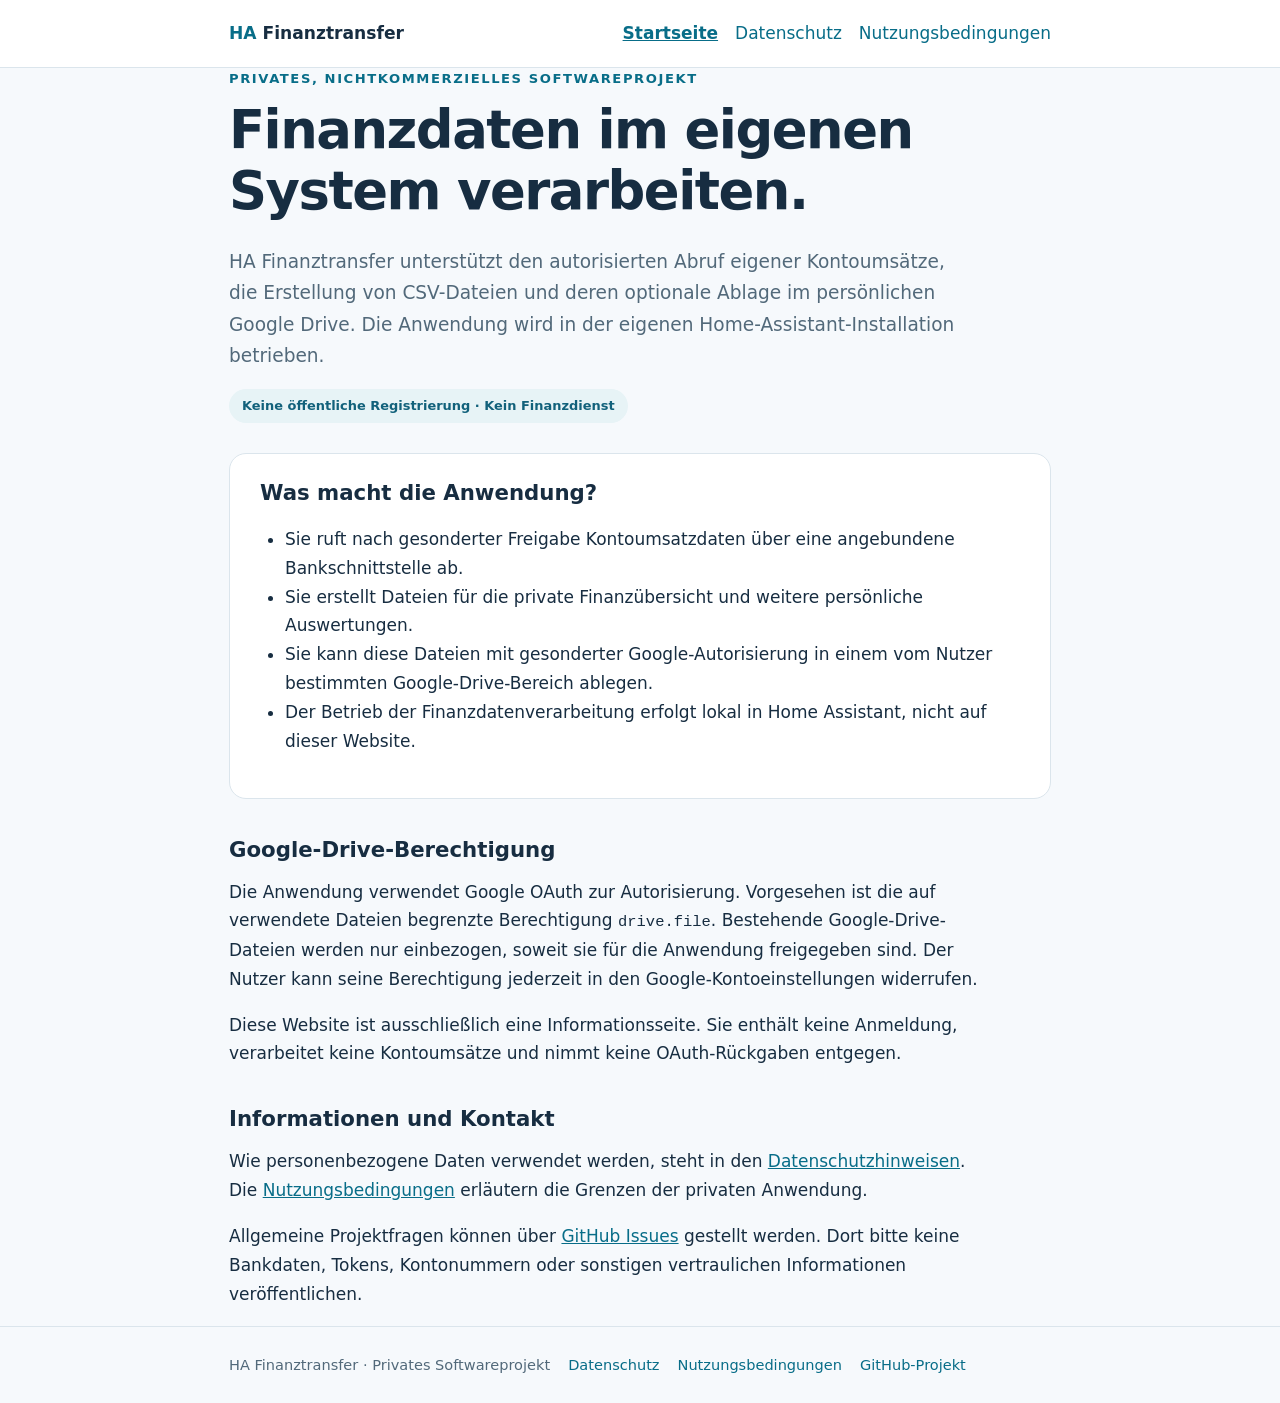
<file: index.html>
<!doctype html>
<html lang="de">
<head>
<meta charset="utf-8">
<meta name="viewport" content="width=device-width,initial-scale=1">
<meta name="description" content="Private Home-Assistant-Anwendung für den autorisierten Finanzdatenabruf und Google-Drive-Export.">
<meta name="referrer" content="strict-origin-when-cross-origin">
<title>Startseite – HA Finanztransfer</title>
<link rel="stylesheet" href="./assets/site.css">
</head>
<body>
<header><div class="container"><a class="logo" href="./"><strong>HA</strong> Finanztransfer</a><nav aria-label="Hauptnavigation">
<a href="./" aria-current="page">Startseite</a>
<a href="./datenschutz.html">Datenschutz</a>
<a href="./nutzungsbedingungen.html">Nutzungsbedingungen</a>
</nav></div></header>
<main class="container">
<section aria-labelledby="intro"><div class="eyebrow">Privates, nichtkommerzielles Softwareprojekt</div><h1 id="intro">Finanzdaten im eigenen System verarbeiten.</h1>
<p class="lead">HA Finanztransfer unterstützt den autorisierten Abruf eigener Kontoumsätze, die Erstellung von CSV-Dateien und deren optionale Ablage im persönlichen Google Drive. Die Anwendung wird in der eigenen Home-Assistant-Installation betrieben.</p>
<span class="tag">Keine öffentliche Registrierung · Kein Finanzdienst</span></section>
<section class="panel"><h2>Was macht die Anwendung?</h2><ul>
<li>Sie ruft nach gesonderter Freigabe Kontoumsatzdaten über eine angebundene Bankschnittstelle ab.</li>
<li>Sie erstellt Dateien für die private Finanzübersicht und weitere persönliche Auswertungen.</li>
<li>Sie kann diese Dateien mit gesonderter Google-Autorisierung in einem vom Nutzer bestimmten Google-Drive-Bereich ablegen.</li>
<li>Der Betrieb der Finanzdatenverarbeitung erfolgt lokal in Home Assistant, nicht auf dieser Website.</li>
</ul></section>
<section><h2>Google-Drive-Berechtigung</h2><p>Die Anwendung verwendet Google OAuth zur Autorisierung. Vorgesehen ist die auf verwendete Dateien begrenzte Berechtigung <code>drive.file</code>. Bestehende Google-Drive-Dateien werden nur einbezogen, soweit sie für die Anwendung freigegeben sind. Der Nutzer kann seine Berechtigung jederzeit in den Google-Kontoeinstellungen widerrufen.</p>
<p>Diese Website ist ausschließlich eine Informationsseite. Sie enthält keine Anmeldung, verarbeitet keine Kontoumsätze und nimmt keine OAuth-Rückgaben entgegen.</p></section>
<section><h2>Informationen und Kontakt</h2><p>Wie personenbezogene Daten verwendet werden, steht in den <a href="./datenschutz.html">Datenschutzhinweisen</a>. Die <a href="./nutzungsbedingungen.html">Nutzungsbedingungen</a> erläutern die Grenzen der privaten Anwendung.</p>
<p>Allgemeine Projektfragen können über <a href="https://github.com/m6w4z8tnz2-sketch/ha-finanztransfer-info/issues">GitHub Issues</a> gestellt werden. Dort bitte keine Bankdaten, Tokens, Kontonummern oder sonstigen vertraulichen Informationen veröffentlichen.</p></section>
</main>
<footer><div class="container"><span>HA Finanztransfer · Privates Softwareprojekt</span>
<a href="./datenschutz.html">Datenschutz</a><a href="./nutzungsbedingungen.html">Nutzungsbedingungen</a>
<a href="https://github.com/m6w4z8tnz2-sketch/ha-finanztransfer-info">GitHub-Projekt</a></div></footer>
</body></html>
</file>
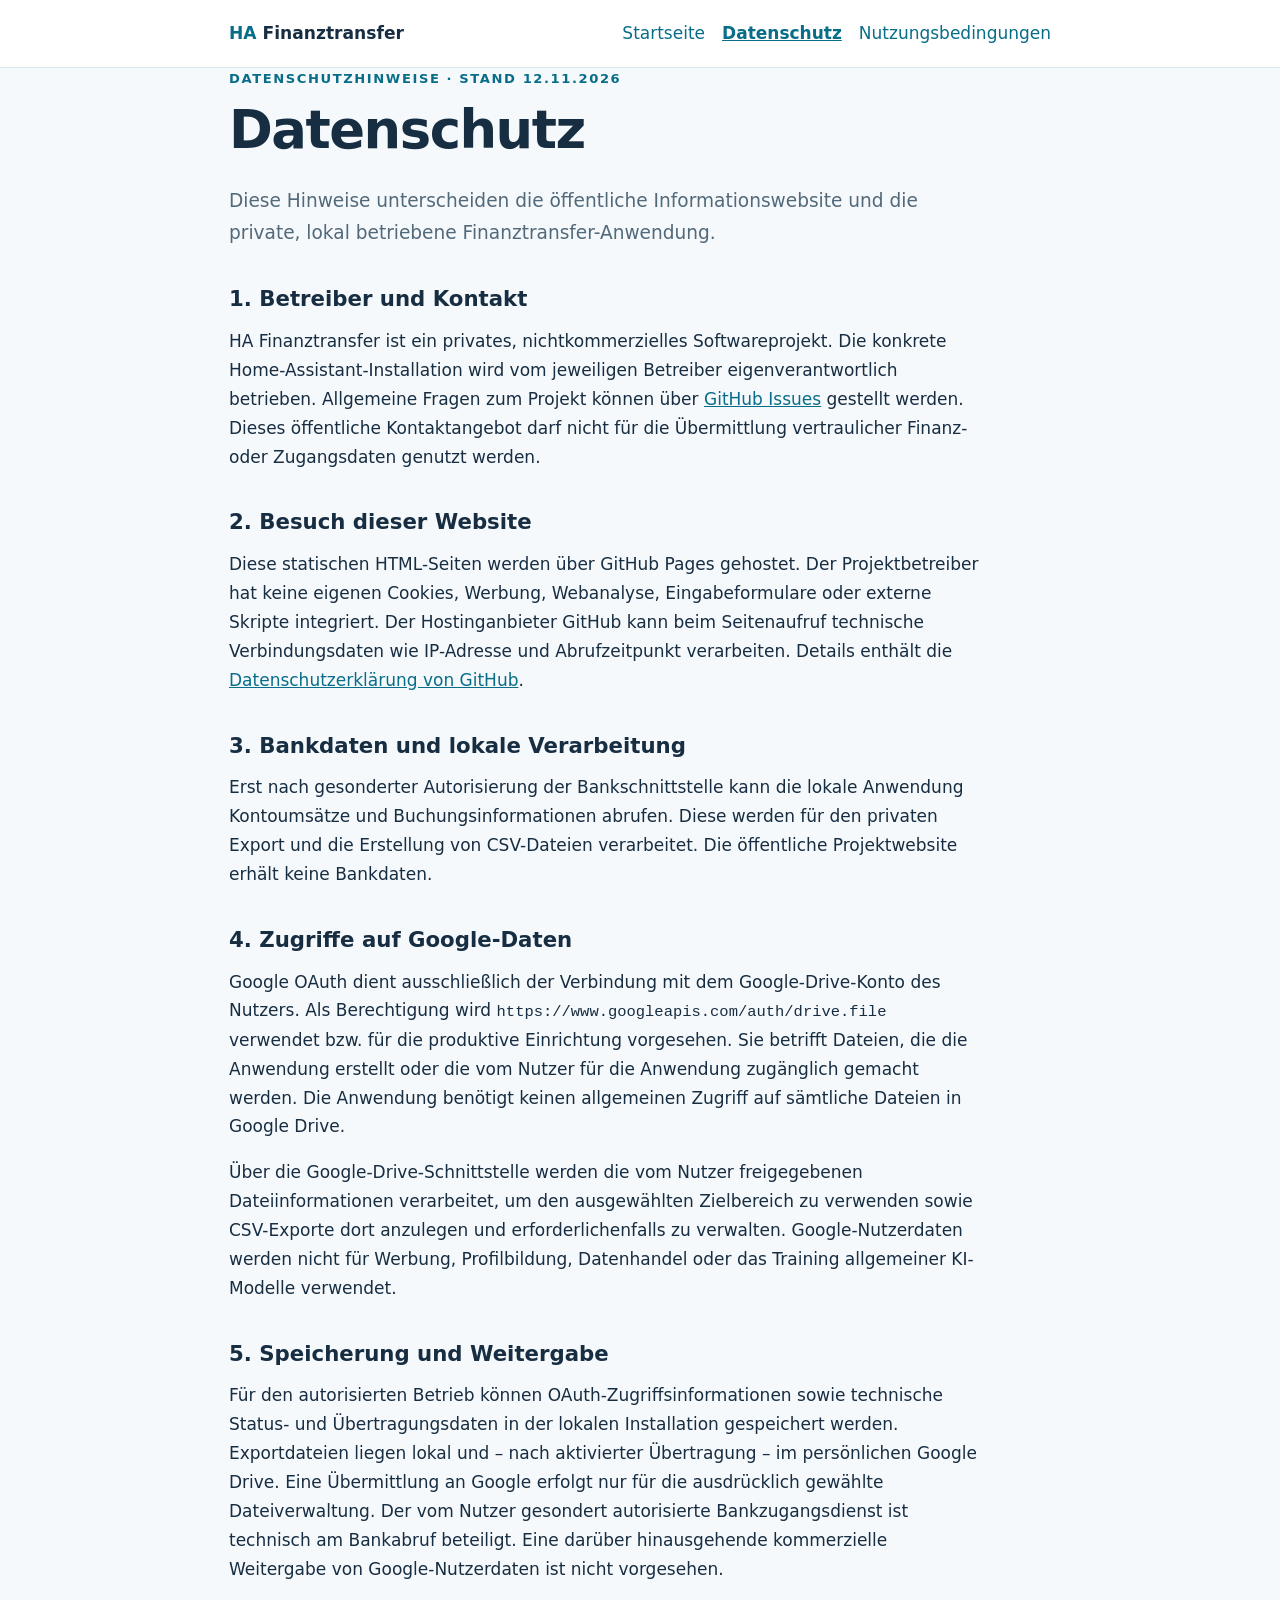
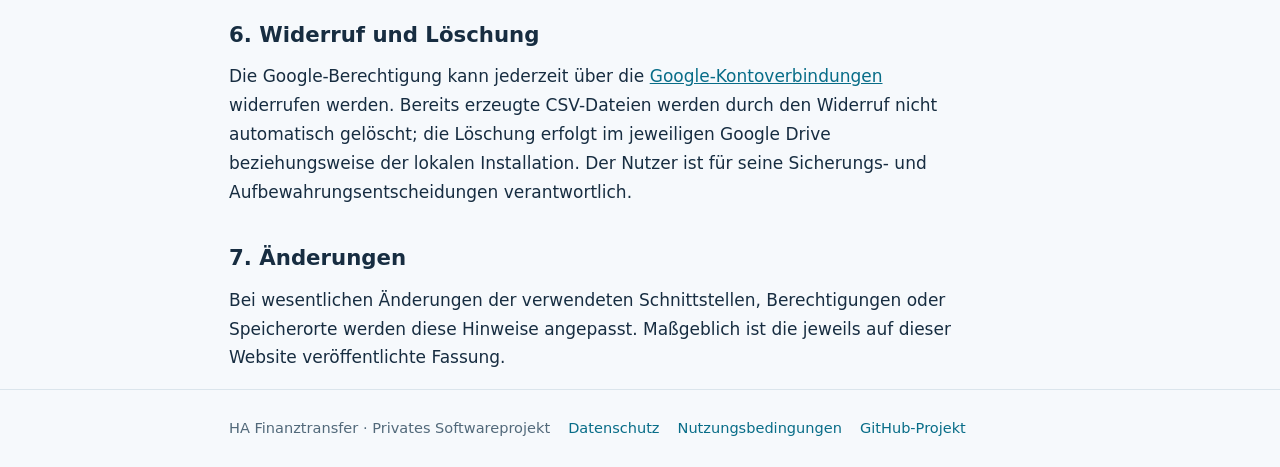
<file: datenschutz.html>
<!doctype html>
<html lang="de">
<head>
<meta charset="utf-8">
<meta name="viewport" content="width=device-width,initial-scale=1">
<meta name="description" content="Datenschutzhinweise für die statische Projektwebsite und die lokale Anwendung HA Finanztransfer.">
<meta name="referrer" content="strict-origin-when-cross-origin">
<title>Datenschutz – HA Finanztransfer</title>
<link rel="stylesheet" href="./assets/site.css">
</head>
<body>
<header><div class="container"><a class="logo" href="./"><strong>HA</strong> Finanztransfer</a><nav aria-label="Hauptnavigation">
<a href="./">Startseite</a>
<a href="./datenschutz.html" aria-current="page">Datenschutz</a>
<a href="./nutzungsbedingungen.html">Nutzungsbedingungen</a>
</nav></div></header>
<main class="container">
<div class="eyebrow">Datenschutzhinweise · Stand 12.11.2026</div><h1>Datenschutz</h1>
<p class="lead">Diese Hinweise unterscheiden die öffentliche Informationswebsite und die private, lokal betriebene Finanztransfer-Anwendung.</p>
<h2>1. Betreiber und Kontakt</h2>
<p>HA Finanztransfer ist ein privates, nichtkommerzielles Softwareprojekt. Die konkrete Home-Assistant-Installation wird vom jeweiligen Betreiber eigenverantwortlich betrieben. Allgemeine Fragen zum Projekt können über <a href="https://github.com/m6w4z8tnz2-sketch/ha-finanztransfer-info/issues">GitHub Issues</a> gestellt werden. Dieses öffentliche Kontaktangebot darf nicht für die Übermittlung vertraulicher Finanz- oder Zugangsdaten genutzt werden.</p>
<h2>2. Besuch dieser Website</h2>
<p>Diese statischen HTML-Seiten werden über GitHub Pages gehostet. Der Projektbetreiber hat keine eigenen Cookies, Werbung, Webanalyse, Eingabeformulare oder externe Skripte integriert. Der Hostinganbieter GitHub kann beim Seitenaufruf technische Verbindungsdaten wie IP-Adresse und Abrufzeitpunkt verarbeiten. Details enthält die <a href="https://docs.github.com/en/site-policy/privacy-policies/github-general-privacy-statement">Datenschutzerklärung von GitHub</a>.</p>
<h2>3. Bankdaten und lokale Verarbeitung</h2>
<p>Erst nach gesonderter Autorisierung der Bankschnittstelle kann die lokale Anwendung Kontoumsätze und Buchungsinformationen abrufen. Diese werden für den privaten Export und die Erstellung von CSV-Dateien verarbeitet. Die öffentliche Projektwebsite erhält keine Bankdaten.</p>
<h2>4. Zugriffe auf Google-Daten</h2>
<p>Google OAuth dient ausschließlich der Verbindung mit dem Google-Drive-Konto des Nutzers. Als Berechtigung wird <code>https://www.googleapis.com/auth/drive.file</code> verwendet bzw. für die produktive Einrichtung vorgesehen. Sie betrifft Dateien, die die Anwendung erstellt oder die vom Nutzer für die Anwendung zugänglich gemacht werden. Die Anwendung benötigt keinen allgemeinen Zugriff auf sämtliche Dateien in Google Drive.</p>
<p>Über die Google-Drive-Schnittstelle werden die vom Nutzer freigegebenen Dateiinformationen verarbeitet, um den ausgewählten Zielbereich zu verwenden sowie CSV-Exporte dort anzulegen und erforderlichenfalls zu verwalten. Google-Nutzerdaten werden nicht für Werbung, Profilbildung, Datenhandel oder das Training allgemeiner KI-Modelle verwendet.</p>
<h2>5. Speicherung und Weitergabe</h2>
<p>Für den autorisierten Betrieb können OAuth-Zugriffsinformationen sowie technische Status- und Übertragungsdaten in der lokalen Installation gespeichert werden. Exportdateien liegen lokal und – nach aktivierter Übertragung – im persönlichen Google Drive. Eine Übermittlung an Google erfolgt nur für die ausdrücklich gewählte Dateiverwaltung. Der vom Nutzer gesondert autorisierte Bankzugangsdienst ist technisch am Bankabruf beteiligt. Eine darüber hinausgehende kommerzielle Weitergabe von Google-Nutzerdaten ist nicht vorgesehen.</p>
<h2>6. Widerruf und Löschung</h2>
<p>Die Google-Berechtigung kann jederzeit über die <a href="https://myaccount.google.com/connections">Google-Kontoverbindungen</a> widerrufen werden. Bereits erzeugte CSV-Dateien werden durch den Widerruf nicht automatisch gelöscht; die Löschung erfolgt im jeweiligen Google Drive beziehungsweise der lokalen Installation. Der Nutzer ist für seine Sicherungs- und Aufbewahrungsentscheidungen verantwortlich.</p>
<h2>7. Änderungen</h2>
<p>Bei wesentlichen Änderungen der verwendeten Schnittstellen, Berechtigungen oder Speicherorte werden diese Hinweise angepasst. Maßgeblich ist die jeweils auf dieser Website veröffentlichte Fassung.</p>
</main>
<footer><div class="container"><span>HA Finanztransfer · Privates Softwareprojekt</span>
<a href="./datenschutz.html">Datenschutz</a><a href="./nutzungsbedingungen.html">Nutzungsbedingungen</a>
<a href="https://github.com/m6w4z8tnz2-sketch/ha-finanztransfer-info">GitHub-Projekt</a></div></footer>
</body></html>
</file>
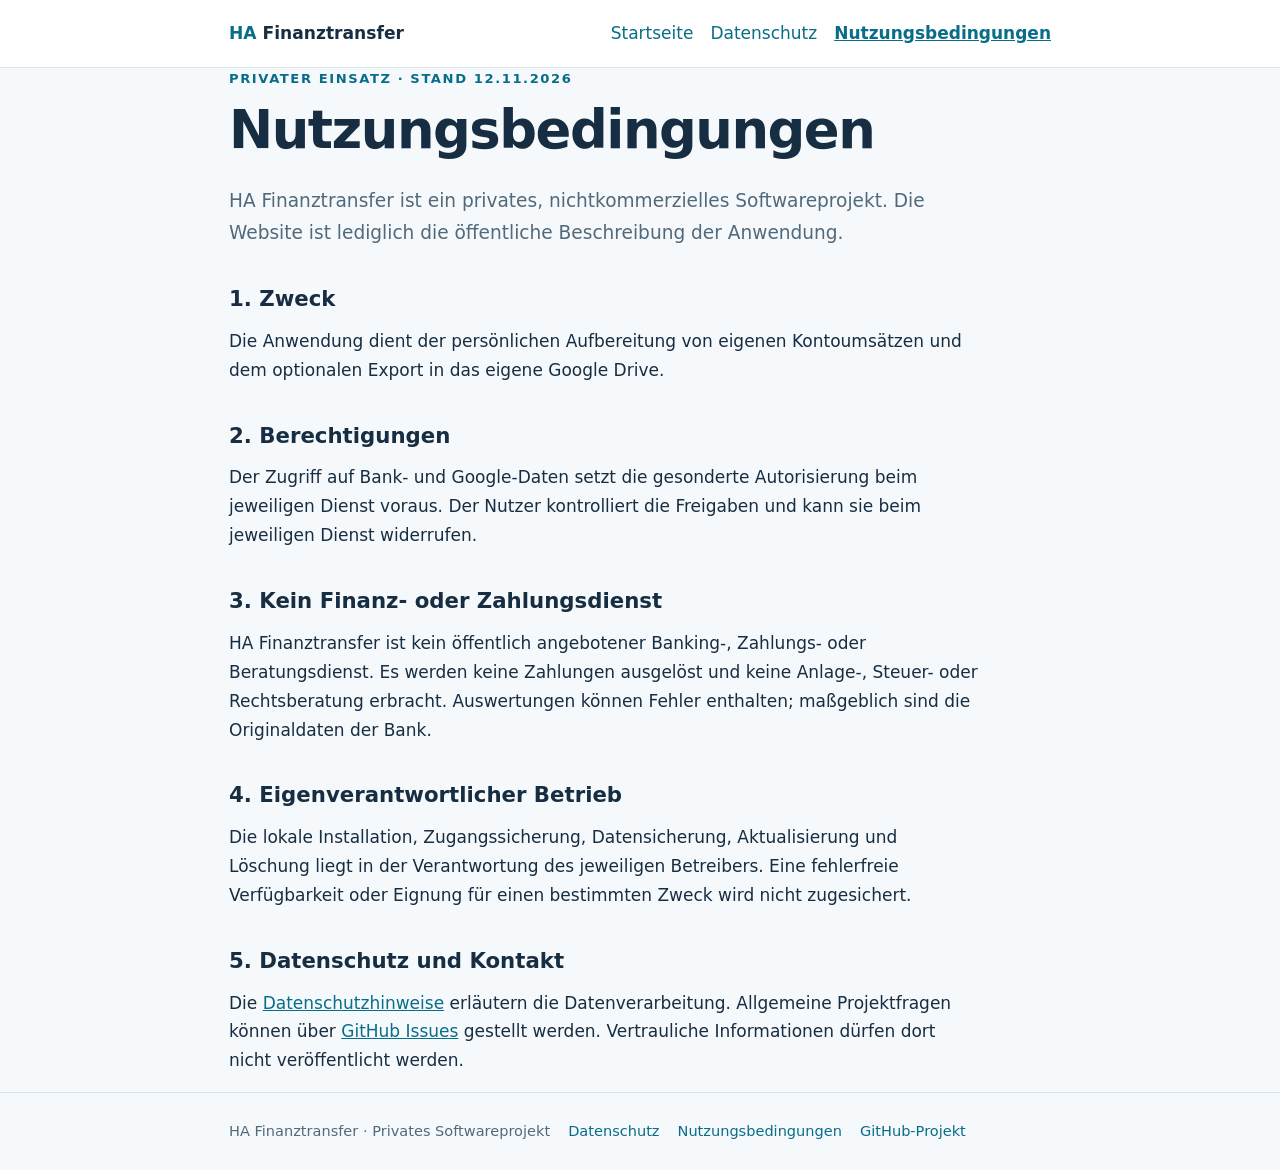
<file: nutzungsbedingungen.html>
<!doctype html>
<html lang="de">
<head>
<meta charset="utf-8">
<meta name="viewport" content="width=device-width,initial-scale=1">
<meta name="description" content="Hinweise und Nutzungsbedingungen für die private Anwendung HA Finanztransfer.">
<meta name="referrer" content="strict-origin-when-cross-origin">
<title>Nutzungsbedingungen – HA Finanztransfer</title>
<link rel="stylesheet" href="./assets/site.css">
</head>
<body>
<header><div class="container"><a class="logo" href="./"><strong>HA</strong> Finanztransfer</a><nav aria-label="Hauptnavigation">
<a href="./">Startseite</a>
<a href="./datenschutz.html">Datenschutz</a>
<a href="./nutzungsbedingungen.html" aria-current="page">Nutzungsbedingungen</a>
</nav></div></header>
<main class="container">
<div class="eyebrow">Privater Einsatz · Stand 12.11.2026</div><h1>Nutzungsbedingungen</h1>
<p class="lead">HA Finanztransfer ist ein privates, nichtkommerzielles Softwareprojekt. Die Website ist lediglich die öffentliche Beschreibung der Anwendung.</p>
<h2>1. Zweck</h2><p>Die Anwendung dient der persönlichen Aufbereitung von eigenen Kontoumsätzen und dem optionalen Export in das eigene Google Drive.</p>
<h2>2. Berechtigungen</h2><p>Der Zugriff auf Bank- und Google-Daten setzt die gesonderte Autorisierung beim jeweiligen Dienst voraus. Der Nutzer kontrolliert die Freigaben und kann sie beim jeweiligen Dienst widerrufen.</p>
<h2>3. Kein Finanz- oder Zahlungsdienst</h2><p>HA Finanztransfer ist kein öffentlich angebotener Banking-, Zahlungs- oder Beratungsdienst. Es werden keine Zahlungen ausgelöst und keine Anlage-, Steuer- oder Rechtsberatung erbracht. Auswertungen können Fehler enthalten; maßgeblich sind die Originaldaten der Bank.</p>
<h2>4. Eigenverantwortlicher Betrieb</h2><p>Die lokale Installation, Zugangssicherung, Datensicherung, Aktualisierung und Löschung liegt in der Verantwortung des jeweiligen Betreibers. Eine fehlerfreie Verfügbarkeit oder Eignung für einen bestimmten Zweck wird nicht zugesichert.</p>
<h2>5. Datenschutz und Kontakt</h2><p>Die <a href="./datenschutz.html">Datenschutzhinweise</a> erläutern die Datenverarbeitung. Allgemeine Projektfragen können über <a href="https://github.com/m6w4z8tnz2-sketch/ha-finanztransfer-info/issues">GitHub Issues</a> gestellt werden. Vertrauliche Informationen dürfen dort nicht veröffentlicht werden.</p>
</main>
<footer><div class="container"><span>HA Finanztransfer · Privates Softwareprojekt</span>
<a href="./datenschutz.html">Datenschutz</a><a href="./nutzungsbedingungen.html">Nutzungsbedingungen</a>
<a href="https://github.com/m6w4z8tnz2-sketch/ha-finanztransfer-info">GitHub-Projekt</a></div></footer>
</body></html>
</file>
<file: assets/site.css>
:root{color-scheme:light;--ink:#172d41;--soft:#52697a;--accent:#086d88;--line:#dbe5ec;--bg:#f6f9fc}
*{box-sizing:border-box}html{scroll-behavior:smooth}body{margin:0;background:var(--bg);color:var(--ink);font:17px/1.7 system-ui,-apple-system,BlinkMacSystemFont,"Segoe UI",sans-serif}
.container{max-width:870px;margin:auto;padding:0 24px}header{background:white;border-bottom:1px solid var(--line)}header .container{display:flex;flex-wrap:wrap;gap:12px 24px;justify-content:space-between;align-items:center;padding-top:19px;padding-bottom:19px}
.logo{font-size:1.07rem;font-weight:780;color:var(--ink);text-decoration:none}.logo strong{color:var(--accent)}nav{display:flex;gap:17px;flex-wrap:wrap}nav a,footer a{color:var(--accent);text-decoration:none}nav a:hover,footer a:hover{text-decoration:underline}nav a[aria-current=page]{font-weight:750;text-decoration:underline}
main{padding-top:54px;padding-bottom:70px}.eyebrow{text-transform:uppercase;letter-spacing:.12em;font-size:.82rem;font-weight:700;color:var(--accent)}
h1{font-size:clamp(2rem,5vw,3.3rem);letter-spacing:-.028em;line-height:1.15;margin:10px 0 24px}h2{font-size:1.33rem;line-height:1.35;margin:37px 0 13px}p,li{max-width:750px}p{margin:0 0 17px}.lead{font-size:1.16rem;color:var(--soft)}ul{padding-left:25px}
.panel{background:white;border:1px solid var(--line);border-radius:17px;padding:25px 30px;margin:30px 0}.panel h2{margin-top:0}
.tag{display:inline-block;padding:6px 13px;background:#e7f3f6;border-radius:99px;color:#12617b;font-size:.81rem;font-weight:750}a{color:var(--accent);overflow-wrap:anywhere}code{font-size:.91em;overflow-wrap:anywhere}
footer{border-top:1px solid var(--line);padding:26px 0;color:var(--soft);font-size:.91rem}footer .container{display:flex;flex-wrap:wrap;gap:18px}
@media(max-width:600px){main{padding-top:34px}.panel{padding:20px}header .container{align-items:flex-start;flex-direction:column;gap:6px}}
</file>
